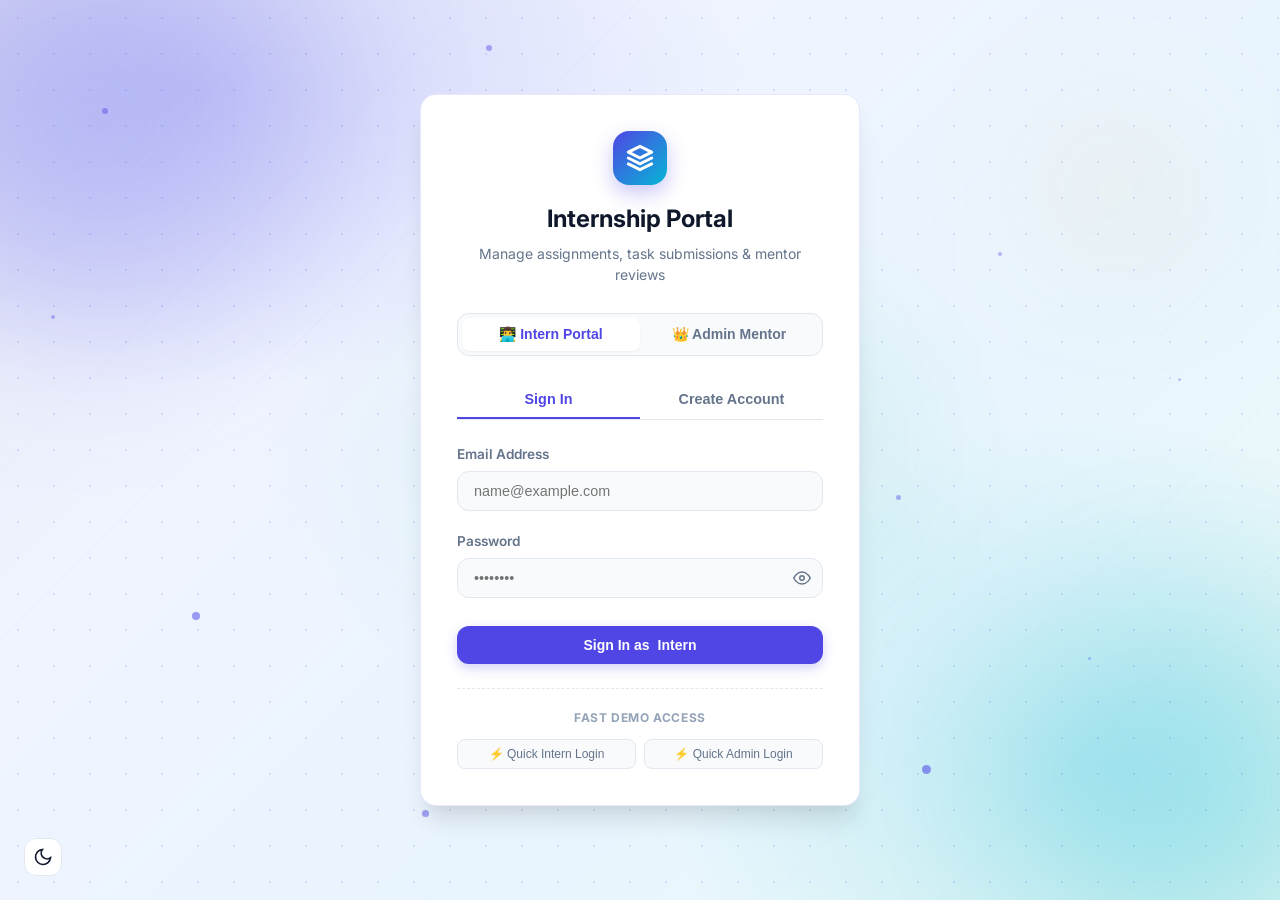
<file: index.html>
<!DOCTYPE html>
<html lang="en" data-theme="light">
<head>
    <meta charset="UTF-8">
    <meta name="viewport" content="width=device-width, initial-scale=1.0">
    <title>Login | Internship Portal</title>
    <!-- Fonts -->
    <link rel="preconnect" href="https://fonts.googleapis.com">
    <link rel="preconnect" href="https://fonts.gstatic.com" crossorigin>
    <link href="https://fonts.googleapis.com/css2?family=Inter:wght@400;500;600;700;800&display=swap" rel="stylesheet">
    <!-- Styles -->
    <link rel="stylesheet" href="css/style.css">
</head>
<body>

    <div class="auth-container">

        <!-- Animated Background Blobs -->
        <div class="auth-blob auth-blob-1"></div>
        <div class="auth-blob auth-blob-2"></div>
        <div class="auth-blob auth-blob-3"></div>
        <div class="auth-blob auth-blob-4"></div>


        <!-- Floating Particles (generated via inline style for variety) -->
        <div class="auth-particles" id="auth-particles"></div>

        <div class="auth-card">
            <!-- Header -->
            <div class="auth-header">
                <div class="auth-logo">
                    <svg width="28" height="28" viewBox="0 0 24 24" fill="none" stroke="currentColor" stroke-width="2.5" stroke-linecap="round" stroke-linejoin="round">
                        <polygon points="12 2 2 7 12 12 22 7 12 2"></polygon>
                        <polyline points="2 17 12 22 22 17"></polyline>
                        <polyline points="2 12 12 17 22 12"></polyline>
                    </svg>
                </div>
                <h1 class="auth-title">Internship Portal</h1>
                <p class="auth-subtitle">Manage assignments, task submissions & mentor reviews</p>
            </div>

            <!-- Role Selector Switch -->
            <div class="role-switch-container" id="role-switch">
                <button type="button" class="role-switch-btn active" data-role="intern">
                    👨‍💻 Intern Portal
                </button>
                <button type="button" class="role-switch-btn" data-role="admin">
                    👑 Admin Mentor
                </button>
            </div>

            <!-- Auth Tabs (Login / Register) -->
            <div class="auth-tabs">
                <button type="button" class="tab-btn active" id="tab-login-btn">Sign In</button>
                <button type="button" class="tab-btn" id="tab-register-btn">Create Account</button>
            </div>

            <!-- Login Form -->
            <form id="login-form">
                <div class="form-group">
                    <label class="form-label" for="login-email">Email Address</label>
                    <input type="email" id="login-email" class="form-control" placeholder="name@example.com" required>
                </div>

                <div class="form-group">
                    <label class="form-label" for="login-password">Password</label>
                    <div class="password-wrapper">
                        <input type="password" id="login-password" class="form-control" placeholder="••••••••" required>
                        <button type="button" class="password-toggle" data-target="login-password" aria-label="Toggle password visibility">
                            <svg class="eye-icon" width="18" height="18" viewBox="0 0 24 24" fill="none" stroke="currentColor" stroke-width="2"><path d="M1 12s4-8 11-8 11 8 11 8-4 8-11 8-11-8-11-8z"></path><circle cx="12" cy="12" r="3"></circle></svg>
                        </button>
                    </div>
                </div>

                <button type="submit" class="btn btn-primary" style="width: 100%; margin-top: 0.5rem;">
                    Sign In as <span id="login-role-label">Intern</span>
                </button>
            </form>

            <!-- Registration Form (Hidden by default) -->
            <form id="register-form" style="display: none;">
                <div class="form-group">
                    <label class="form-label" for="reg-name">Full Name</label>
                    <input type="text" id="reg-name" class="form-control" placeholder="e.g. Alex Morgan" required>
                </div>

                <div class="form-group">
                    <label class="form-label" for="reg-email">Email Address</label>
                    <input type="email" id="reg-email" class="form-control" placeholder="name@example.com" required>
                </div>

                <div class="form-group">
                    <label class="form-label" for="reg-dept" id="reg-dept-label">Department / Track</label>
                    <input type="text" id="reg-dept" class="form-control" placeholder="e.g. Software Engineering" required>
                </div>

                <div class="form-group">
                    <label class="form-label" for="reg-password">Password</label>
                    <div class="password-wrapper">
                        <input type="password" id="reg-password" class="form-control" placeholder="••••••••" required minlength="6">
                        <button type="button" class="password-toggle" data-target="reg-password" aria-label="Toggle password visibility">
                            <svg class="eye-icon" width="18" height="18" viewBox="0 0 24 24" fill="none" stroke="currentColor" stroke-width="2"><path d="M1 12s4-8 11-8 11 8 11 8-4 8-11 8-11-8-11-8z"></path><circle cx="12" cy="12" r="3"></circle></svg>
                        </button>
                    </div>
                </div>

                <button type="submit" class="btn btn-primary" style="width: 100%; margin-top: 0.5rem;">
                    Register as <span id="reg-role-label">Intern</span>
                </button>
            </form>

            <!-- Quick Demo Credentials Box -->
            <div class="demo-logins">
                <div class="demo-title">Fast Demo Access</div>
                <div class="demo-buttons">
                    <button type="button" class="demo-btn" id="demo-intern-btn">
                        ⚡ Quick Intern Login
                    </button>
                    <button type="button" class="demo-btn" id="demo-admin-btn">
                        ⚡ Quick Admin Login
                    </button>
                </div>
            </div>
        </div>
    </div>

    <!-- Theme Toggle Floating Button -->
    <button class="btn-icon theme-toggle-btn" style="position: fixed; bottom: 1.5rem; left: 1.5rem; z-index: 100;" title="Toggle Theme">
        <svg class="sun-icon" width="20" height="20" viewBox="0 0 24 24" fill="none" stroke="currentColor" stroke-width="2"><circle cx="12" cy="12" r="5"></circle><line x1="12" y1="1" x2="12" y2="3"></line><line x1="12" y1="21" x2="12" y2="23"></line><line x1="4.22" y1="4.22" x2="5.64" y2="5.64"></line><line x1="18.36" y1="18.36" x2="19.78" y2="19.78"></line><line x1="1" y1="12" x2="3" y2="12"></line><line x1="21" y1="12" x2="23" y2="12"></line><line x1="4.22" y1="19.78" x2="5.64" y2="18.36"></line><line x1="18.36" y1="5.64" x2="19.78" y2="4.22"></line></svg>
        <svg class="moon-icon" width="20" height="20" viewBox="0 0 24 24" fill="none" stroke="currentColor" stroke-width="2"><path d="M21 12.79A9 9 0 1 1 11.21 3 7 7 0 0 0 21 12.79z"></path></svg>
    </button>

    <!-- Scripts -->
    <script src="js/data.js"></script>
    <script src="js/theme.js"></script>
    <script src="js/toast.js"></script>
    <script src="js/auth.js"></script>
</body>
</html>
</file>
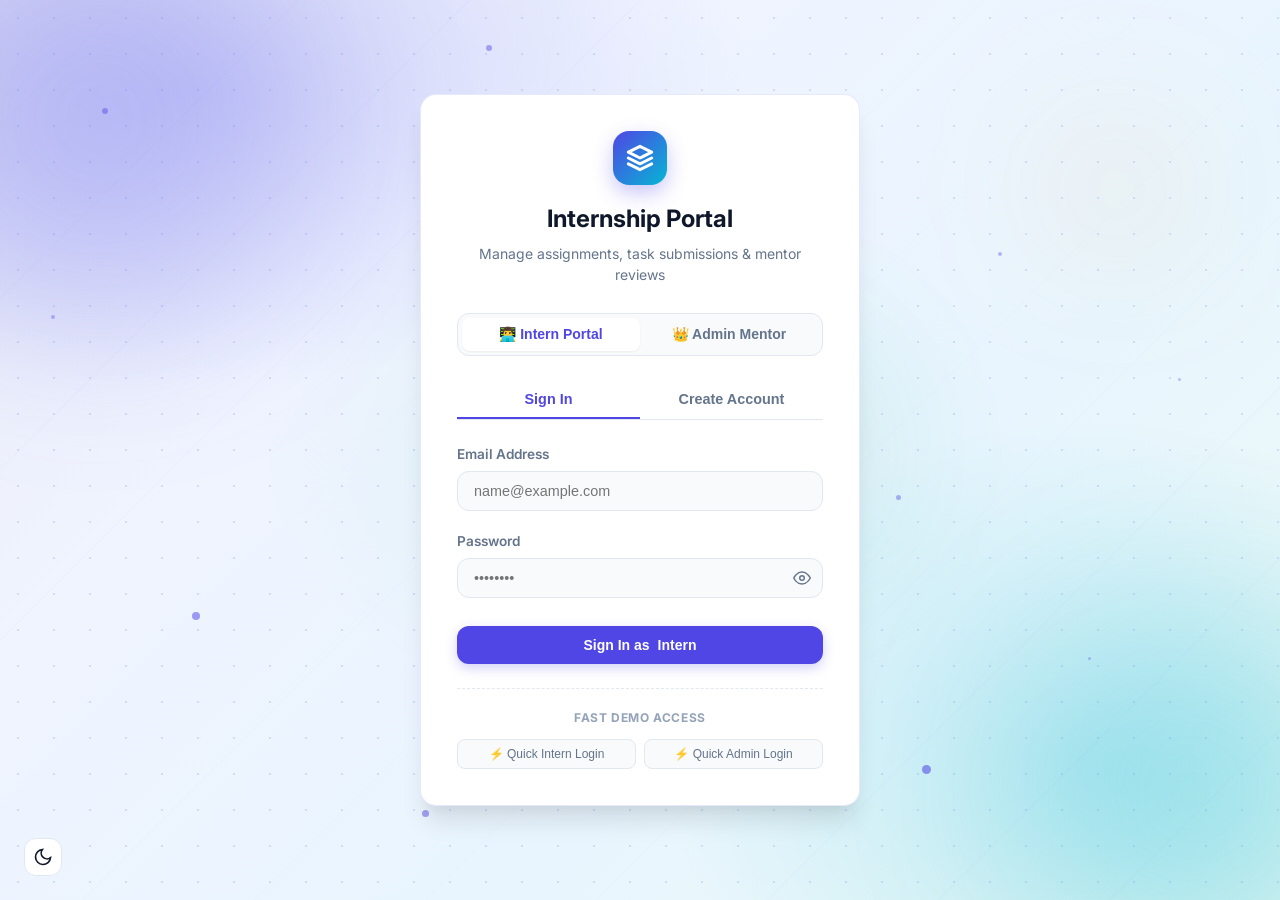
<file: admin-dashboard.html>
<!DOCTYPE html>
<html lang="en" data-theme="light">
<head>
    <meta charset="UTF-8">
    <meta name="viewport" content="width=device-width, initial-scale=1.0">
    <title>Admin Review Portal | Internship Portal</title>
    <!-- Fonts -->
    <link rel="preconnect" href="https://fonts.googleapis.com">
    <link rel="preconnect" href="https://fonts.gstatic.com" crossorigin>
    <link href="https://fonts.googleapis.com/css2?family=Inter:wght@400;500;600;700;800&display=swap" rel="stylesheet">
    <!-- Styles -->
    <link rel="stylesheet" href="css/style.css">
</head>
<body>

    <!-- Navbar -->
    <nav class="navbar">
        <div class="nav-brand">
            <div class="brand-icon" style="background: linear-gradient(135deg, var(--accent-amber), var(--accent-rose));">
                <svg width="22" height="22" viewBox="0 0 24 24" fill="none" stroke="currentColor" stroke-width="2.5">
                    <path d="M12 2L15.09 8.26L22 9.27L17 14.14L18.18 21.02L12 17.77L5.82 21.02L7 14.14L2 9.27L8.91 8.26L12 2Z"></path>
                </svg>
            </div>
            <span>Admin Review Center</span>
        </div>

        <div class="nav-actions">
            <!-- Theme Toggle -->
            <button class="btn-icon theme-toggle-btn" title="Toggle Light/Dark Theme">
                <svg class="sun-icon" width="18" height="18" viewBox="0 0 24 24" fill="none" stroke="currentColor" stroke-width="2"><circle cx="12" cy="12" r="5"></circle><line x1="12" y1="1" x2="12" y2="3"></line><line x1="12" y1="21" x2="12" y2="23"></line><line x1="4.22" y1="4.22" x2="5.64" y2="5.64"></line><line x1="18.36" y1="18.36" x2="19.78" y2="19.78"></line><line x1="1" y1="12" x2="3" y2="12"></line><line x1="21" y1="12" x2="23" y2="12"></line><line x1="4.22" y1="19.78" x2="5.64" y2="18.36"></line><line x1="18.36" y1="5.64" x2="19.78" y2="4.22"></line></svg>
                <svg class="moon-icon" width="18" height="18" viewBox="0 0 24 24" fill="none" stroke="currentColor" stroke-width="2"><path d="M21 12.79A9 9 0 1 1 11.21 3 7 7 0 0 0 21 12.79z"></path></svg>
            </button>

            <!-- User Profile Pill -->
            <div class="user-profile-pill">
                <img id="admin-avatar" src="" alt="Admin Avatar" class="avatar-sm">
                <div class="user-info">
                    <span id="admin-name-display" class="user-name">Elena Rostova</span>
                    <span class="role-badge-tag" style="color: var(--accent-amber);">Technical Mentor</span>
                </div>
            </div>

            <!-- Logout Button -->
            <button id="logout-btn" class="btn btn-secondary" style="padding: 0.4rem 0.85rem;">
                <svg width="16" height="16" viewBox="0 0 24 24" fill="none" stroke="currentColor" stroke-width="2"><path d="M9 21H5a2 2 0 0 1-2-2V5a2 2 0 0 1 2-2h4"></path><polyline points="16 17 21 12 16 7"></polyline><line x1="21" y1="12" x2="9" y2="12"></line></svg>
                Logout
            </button>
        </div>
    </nav>

    <!-- Main Admin Container -->
    <main class="dashboard-container">
        
        <!-- Header -->
        <header class="dashboard-header">
            <div>
                <h1 class="page-title">Admin Review & Management Portal</h1>
                <p class="page-subtitle">Inspect submitted deliverables, provide mentor feedback, and assign new tasks to interns.</p>
            </div>
            <button id="open-task-broadcast-btn" class="btn btn-primary">
                <svg width="18" height="18" viewBox="0 0 24 24" fill="none" stroke="currentColor" stroke-width="2"><line x1="12" y1="5" x2="12" y2="19"></line><line x1="5" y1="12" x2="19" y2="12"></line></svg>
                Broadcast New Task
            </button>
        </header>

        <!-- Admin Metrics Header -->
        <section class="metrics-grid">
            <div class="metric-card">
                <div class="metric-icon blue">
                    <svg width="24" height="24" viewBox="0 0 24 24" fill="none" stroke="currentColor" stroke-width="2"><path d="M17 21v-2a4 4 0 0 0-4-4H5a4 4 0 0 0-4 4v2"></path><circle cx="9" cy="7" r="4"></circle><path d="M23 21v-2a4 4 0 0 0-3-3.87"></path><path d="M16 3.13a4 4 0 0 1 0 7.75"></path></svg>
                </div>
                <div class="metric-data">
                    <span id="metric-interns-count" class="metric-value">0</span>
                    <span class="metric-label">Active Interns</span>
                </div>
            </div>

            <div class="metric-card">
                <div class="metric-icon amber">
                    <svg width="24" height="24" viewBox="0 0 24 24" fill="none" stroke="currentColor" stroke-width="2"><circle cx="12" cy="12" r="10"></circle><polyline points="12 6 12 12 16 14"></polyline></svg>
                </div>
                <div class="metric-data">
                    <span id="metric-pending-reviews" class="metric-value">0</span>
                    <span class="metric-label">Submissions Pending Review</span>
                </div>
            </div>

            <div class="metric-card">
                <div class="metric-icon green">
                    <svg width="24" height="24" viewBox="0 0 24 24" fill="none" stroke="currentColor" stroke-width="2"><path d="M22 11.08V12a10 10 0 1 1-5.93-9.14"></path><polyline points="22 4 12 14.01 9 11.01"></polyline></svg>
                </div>
                <div class="metric-data">
                    <span id="metric-approved-count" class="metric-value">0</span>
                    <span class="metric-label">Approved Submissions</span>
                </div>
            </div>

            <div class="metric-card">
                <div class="metric-icon purple">
                    <svg width="24" height="24" viewBox="0 0 24 24" fill="none" stroke="currentColor" stroke-width="2"><path d="M14 2H6a2 2 0 0 0-2 2v16a2 2 0 0 0 2 2h12a2 2 0 0 0 2-2V8z"></path><polyline points="14 2 14 8 20 8"></polyline><line x1="16" y1="13" x2="8" y2="13"></line><line x1="16" y1="17" x2="8" y2="17"></line></svg>
                </div>
                <div class="metric-data">
                    <span id="metric-broadcast-tasks" class="metric-value">0</span>
                    <span class="metric-label">Active Task Assignments</span>
                </div>
            </div>
        </section>

        <!-- Review Center Table Section -->
        <section style="margin-bottom: 2.5rem;">
            <div class="section-header">
                <h2 class="section-title">Submission Review Center</h2>
                <div class="search-filter-bar">
                    <!-- Search Input -->
                    <div class="search-box">
                        <svg class="search-icon" width="16" height="16" viewBox="0 0 24 24" fill="none" stroke="currentColor" stroke-width="2"><circle cx="11" cy="11" r="8"></circle><line x1="21" y1="21" x2="16.65" y2="16.65"></line></svg>
                        <input type="text" id="admin-search-input" class="form-control" placeholder="Search intern name or task...">
                    </div>
                    <!-- Filter Pills -->
                    <div class="filter-pills" id="admin-filter-pills">
                        <button class="filter-pill active" data-filter="All">All</button>
                        <button class="filter-pill" data-filter="Pending">Pending Review</button>
                        <button class="filter-pill" data-filter="Approved">Approved</button>
                        <button class="filter-pill" data-filter="Needs Revision">Needs Revision</button>
                    </div>
                </div>
            </div>

            <!-- Review Center Table -->
            <div class="table-container">
                <table class="custom-table">
                    <thead>
                        <tr>
                            <th>Intern Name</th>
                            <th>Task Title</th>
                            <th>Category</th>
                            <th>Submission Date</th>
                            <th>Deliverable URL</th>
                            <th>Status</th>
                            <th style="text-align: right;">Action</th>
                        </tr>
                    </thead>
                    <tbody id="admin-table-body">
                        <!-- Populated dynamically via JS -->
                    </tbody>
                </table>
            </div>
        </section>

        <!-- Intern Roster Overview -->
        <section>
            <div class="section-header">
                <h2 class="section-title">Enrolled Intern Roster</h2>
                <span class="page-subtitle">Overview of interns and their department tracks</span>
            </div>
            <div id="intern-roster-grid" class="cards-grid">
                <!-- Intern Roster Cards populated via JS -->
            </div>
        </section>
    </main>

    <!-- Task Assignment Broadcast Modal -->
    <div class="modal-overlay" id="task-modal">
        <div class="modal-container">
            <div class="modal-header">
                <h3 class="modal-title">Broadcast New Assignment Task</h3>
                <button class="btn-icon modal-close-btn" data-modal="task-modal">&times;</button>
            </div>
            <form id="broadcast-task-form">
                <div class="modal-body">
                    <div class="form-group">
                        <label class="form-label" for="task-title">Task Title</label>
                        <input type="text" id="task-title" class="form-control" placeholder="e.g. Build GraphQL API Schema" required>
                    </div>

                    <div class="form-group">
                        <label class="form-label" for="task-category">Category</label>
                        <select id="task-category" class="form-control" required>
                            <option value="Frontend">Frontend Development</option>
                            <option value="Backend">Backend Development</option>
                            <option value="UI/UX Design">UI/UX Design</option>
                            <option value="Data Analytics">Data Analytics</option>
                            <option value="DevOps">DevOps & Cloud</option>
                            <option value="Documentation">Documentation</option>
                        </select>
                    </div>

                    <div class="form-group">
                        <label class="form-label" for="task-assignee">Assign To</label>
                        <select id="task-assignee" class="form-control" required>
                            <option value="all">Broadcast to ALL Interns</option>
                            <!-- Dynamically populated intern options -->
                        </select>
                    </div>

                    <div class="form-group">
                        <label class="form-label" for="task-priority">Priority Level</label>
                        <select id="task-priority" class="form-control" required>
                            <option value="High">High Priority</option>
                            <option value="Medium" selected>Medium Priority</option>
                            <option value="Low">Low Priority</option>
                        </select>
                    </div>

                    <div class="form-group">
                        <label class="form-label" for="task-due">Due Date</label>
                        <input type="date" id="task-due" class="form-control" required>
                    </div>

                    <div class="form-group">
                        <label class="form-label" for="task-desc">Task Description & Requirements</label>
                        <textarea id="task-desc" class="form-control" rows="4" placeholder="Detail the acceptance criteria, expected deliverables, and guidelines..." required></textarea>
                    </div>
                </div>
                <div class="modal-footer">
                    <button type="button" class="btn btn-secondary modal-close-btn" data-modal="task-modal">Cancel</button>
                    <button type="submit" class="btn btn-primary">Broadcast Task</button>
                </div>
            </form>
        </div>
    </div>

    <!-- Review & Mentor Feedback Modal -->
    <div class="modal-overlay" id="review-modal">
        <div class="modal-container">
            <div class="modal-header">
                <h3 class="modal-title">Review Submission & Mentor Feedback</h3>
                <button class="btn-icon modal-close-btn" data-modal="review-modal">&times;</button>
            </div>
            <form id="review-submission-form">
                <div class="modal-body">
                    <input type="hidden" id="review-sub-id">
                    
                    <div style="background-color: var(--bg-main); padding: 1rem; border-radius: var(--radius-md); border: 1px solid var(--border-color); margin-bottom: 1.25rem;">
                        <div style="display: flex; justify-content: space-between; align-items: flex-start; margin-bottom: 0.35rem;">
                            <h4 id="review-modal-title" style="font-size: 1rem; font-weight: 700;">Task Title</h4>
                            <span id="review-modal-intern" style="font-size: 0.8rem; font-weight: 600; color: var(--primary-600);">Intern Name</span>
                        </div>
                        <p id="review-modal-desc" style="font-size: 0.85rem; color: var(--text-muted); margin-bottom: 0.5rem;"></p>
                        <a id="review-modal-link" href="#" target="_blank" rel="noopener noreferrer" style="font-size: 0.85rem; font-weight: 600;">
                            🔗 Open Repository / Deliverable URL
                        </a>
                    </div>

                    <div class="form-group">
                        <label class="form-label" for="review-status">Update Submission Status</label>
                        <select id="review-status" class="form-control" required>
                            <option value="Approved">Approved</option>
                            <option value="Needs Revision">Needs Revision</option>
                            <option value="Pending">Pending Review</option>
                            <option value="Rejected">Rejected</option>
                        </select>
                    </div>

                    <div class="form-group">
                        <label class="form-label" for="review-feedback">Mentor Feedback Note</label>
                        <textarea id="review-feedback" class="form-control" rows="4" placeholder="Write feedback notes, praise, or required code fixes for the intern..." required></textarea>
                    </div>
                </div>
                <div class="modal-footer">
                    <button type="button" class="btn btn-secondary modal-close-btn" data-modal="review-modal">Cancel</button>
                    <button type="submit" class="btn btn-primary">Save Review & Feedback</button>
                </div>
            </form>
        </div>
    </div>

    <!-- Scripts -->
    <script src="js/data.js"></script>
    <script src="js/theme.js"></script>
    <script src="js/toast.js"></script>
    <script src="js/admin.js"></script>
</body>
</html>
</file>
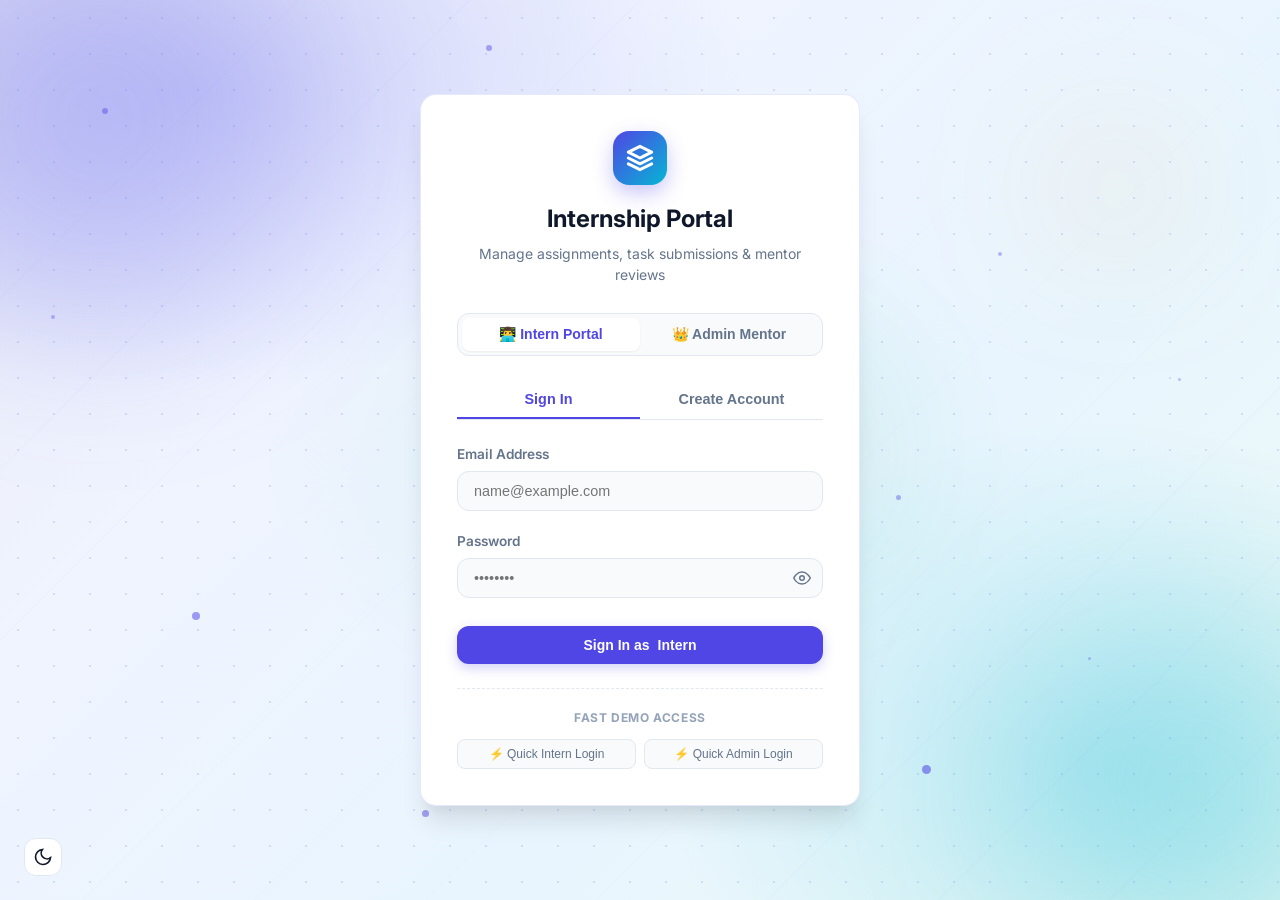
<file: intern-dashboard.html>
<!DOCTYPE html>
<html lang="en" data-theme="light">
<head>
    <meta charset="UTF-8">
    <meta name="viewport" content="width=device-width, initial-scale=1.0">
    <title>Intern Dashboard | Internship Portal</title>
    <!-- Fonts -->
    <link rel="preconnect" href="https://fonts.googleapis.com">
    <link rel="preconnect" href="https://fonts.gstatic.com" crossorigin>
    <link href="https://fonts.googleapis.com/css2?family=Inter:wght@400;500;600;700;800&display=swap" rel="stylesheet">
    <!-- Styles -->
    <link rel="stylesheet" href="css/style.css">
</head>
<body>

    <!-- Navbar -->
    <nav class="navbar">
        <div class="nav-brand">
            <div class="brand-icon">
                <svg width="22" height="22" viewBox="0 0 24 24" fill="none" stroke="currentColor" stroke-width="2.5">
                    <polygon points="12 2 2 7 12 12 22 7 12 2"></polygon>
                    <polyline points="2 17 12 22 22 17"></polyline>
                    <polyline points="2 12 12 17 22 12"></polyline>
                </svg>
            </div>
            <span>Internship Portal</span>
        </div>

        <div class="nav-actions">
            <!-- Theme Toggle -->
            <button class="btn-icon theme-toggle-btn" title="Toggle Light/Dark Theme">
                <svg class="sun-icon" width="18" height="18" viewBox="0 0 24 24" fill="none" stroke="currentColor" stroke-width="2"><circle cx="12" cy="12" r="5"></circle><line x1="12" y1="1" x2="12" y2="3"></line><line x1="12" y1="21" x2="12" y2="23"></line><line x1="4.22" y1="4.22" x2="5.64" y2="5.64"></line><line x1="18.36" y1="18.36" x2="19.78" y2="19.78"></line><line x1="1" y1="12" x2="3" y2="12"></line><line x1="21" y1="12" x2="23" y2="12"></line><line x1="4.22" y1="19.78" x2="5.64" y2="18.36"></line><line x1="18.36" y1="5.64" x2="19.78" y2="4.22"></line></svg>
                <svg class="moon-icon" width="18" height="18" viewBox="0 0 24 24" fill="none" stroke="currentColor" stroke-width="2"><path d="M21 12.79A9 9 0 1 1 11.21 3 7 7 0 0 0 21 12.79z"></path></svg>
            </button>

            <!-- User Profile Pill -->
            <div class="user-profile-pill">
                <img id="user-avatar" src="" alt="User Avatar" class="avatar-sm">
                <div class="user-info">
                    <span id="user-name-display" class="user-name">Loading...</span>
                    <span class="role-badge-tag">Intern</span>
                </div>
            </div>

            <!-- Logout Button -->
            <button id="logout-btn" class="btn btn-secondary" style="padding: 0.4rem 0.85rem;">
                <svg width="16" height="16" viewBox="0 0 24 24" fill="none" stroke="currentColor" stroke-width="2"><path d="M9 21H5a2 2 0 0 1-2-2V5a2 2 0 0 1 2-2h4"></path><polyline points="16 17 21 12 16 7"></polyline><line x1="21" y1="12" x2="9" y2="12"></line></svg>
                Logout
            </button>
        </div>
    </nav>

    <!-- Main Content Container -->
    <main class="dashboard-container">
        
        <!-- Header & Welcome Banner -->
        <header class="dashboard-header">
            <div>
                <h1 class="page-title">Intern Submission Portal</h1>
                <p class="page-subtitle">Track assigned tasks, submit repository deliverables, and review mentor feedback.</p>
            </div>
            <button id="open-submit-modal-btn" class="btn btn-primary">
                <svg width="18" height="18" viewBox="0 0 24 24" fill="none" stroke="currentColor" stroke-width="2"><line x1="12" y1="5" x2="12" y2="19"></line><line x1="5" y1="12" x2="19" y2="12"></line></svg>
                Submit New Task
            </button>
        </header>

        <!-- Dynamic Counter Cards -->
        <section class="metrics-grid">
            <div class="metric-card">
                <div class="metric-icon blue">
                    <svg width="24" height="24" viewBox="0 0 24 24" fill="none" stroke="currentColor" stroke-width="2"><path d="M14 2H6a2 2 0 0 0-2 2v16a2 2 0 0 0 2 2h12a2 2 0 0 0 2-2V8z"></path><polyline points="14 2 14 8 20 8"></polyline><line x1="16" y1="13" x2="8" y2="13"></line><line x1="16" y1="17" x2="8" y2="17"></line></svg>
                </div>
                <div class="metric-data">
                    <span id="metric-assigned" class="metric-value">0</span>
                    <span class="metric-label">Tasks Assigned</span>
                </div>
            </div>

            <div class="metric-card">
                <div class="metric-icon purple">
                    <svg width="24" height="24" viewBox="0 0 24 24" fill="none" stroke="currentColor" stroke-width="2"><path d="M22 11.08V12a10 10 0 1 1-5.93-9.14"></path><polyline points="22 4 12 14.01 9 11.01"></polyline></svg>
                </div>
                <div class="metric-data">
                    <span id="metric-submitted" class="metric-value">0</span>
                    <span class="metric-label">Tasks Submitted</span>
                </div>
            </div>

            <div class="metric-card">
                <div class="metric-icon green">
                    <svg width="24" height="24" viewBox="0 0 24 24" fill="none" stroke="currentColor" stroke-width="2"><path d="M22 11.08V12a10 10 0 1 1-5.93-9.14"></path><polyline points="22 4 12 14.01 9 11.01"></polyline></svg>
                </div>
                <div class="metric-data">
                    <span id="metric-approved" class="metric-value">0</span>
                    <span class="metric-label">Approved</span>
                </div>
            </div>

            <div class="metric-card">
                <div class="metric-icon amber">
                    <svg width="24" height="24" viewBox="0 0 24 24" fill="none" stroke="currentColor" stroke-width="2"><circle cx="12" cy="12" r="10"></circle><polyline points="12 6 12 12 16 14"></polyline></svg>
                </div>
                <div class="metric-data">
                    <span id="metric-pending" class="metric-value">0</span>
                    <span class="metric-label">Pending / Review</span>
                </div>
            </div>
        </section>

        <!-- Completion Rate Progress Bar -->
        <section class="progress-card">
            <div class="progress-header">
                <span class="progress-title">Overall Internship Completion Rate</span>
                <span id="progress-percentage-text" class="progress-percentage">0%</span>
            </div>
            <div class="progress-bar-bg">
                <div id="progress-bar-fill" class="progress-bar-fill"></div>
            </div>
        </section>

        <!-- Assigned Tasks Broadcast Section -->
        <section style="margin-bottom: 2.5rem;">
            <div class="section-header">
                <h2 class="section-title">Assigned Deliverables</h2>
                <span class="page-subtitle">Tasks assigned by your technical mentor</span>
            </div>
            <div id="assigned-tasks-grid" class="cards-grid">
                <!-- Assigned Task Cards rendered dynamically via JS -->
            </div>
        </section>

        <!-- Submission History Section -->
        <section>
            <div class="section-header">
                <h2 class="section-title">Submission History</h2>
                <div class="search-filter-bar">
                    <!-- Live Search -->
                    <div class="search-box">
                        <svg class="search-icon" width="16" height="16" viewBox="0 0 24 24" fill="none" stroke="currentColor" stroke-width="2"><circle cx="11" cy="11" r="8"></circle><line x1="21" y1="21" x2="16.65" y2="16.65"></line></svg>
                        <input type="text" id="history-search-input" class="form-control" placeholder="Search title or category...">
                    </div>
                    <!-- Filter Pills -->
                    <div class="filter-pills" id="status-filter-pills">
                        <button class="filter-pill active" data-filter="All">All</button>
                        <button class="filter-pill" data-filter="Approved">Approved</button>
                        <button class="filter-pill" data-filter="Pending">Pending</button>
                        <button class="filter-pill" data-filter="Needs Revision">Needs Revision</button>
                    </div>
                </div>
            </div>

            <!-- Submissions Table -->
            <div class="table-container">
                <table class="custom-table">
                    <thead>
                        <tr>
                            <th>Task Title</th>
                            <th>Category</th>
                            <th>Submitted Date</th>
                            <th>Repository / Drive</th>
                            <th>Status</th>
                            <th style="text-align: right;">Action</th>
                        </tr>
                    </thead>
                    <tbody id="submissions-table-body">
                        <!-- Rows rendered dynamically via JS -->
                    </tbody>
                </table>
            </div>
        </section>
    </main>

    <!-- Task Submission Modal -->
    <div class="modal-overlay" id="submission-modal">
        <div class="modal-container">
            <div class="modal-header">
                <h3 class="modal-title">Submit Task Deliverable</h3>
                <button class="btn-icon modal-close-btn" data-modal="submission-modal">&times;</button>
            </div>
            <form id="submission-form">
                <div class="modal-body">
                    <div class="form-group">
                        <label class="form-label" for="sub-task-title">Task Title</label>
                        <input type="text" id="sub-task-title" class="form-control" placeholder="e.g. REST API Authentication Module" required>
                    </div>

                    <div class="form-group">
                        <label class="form-label" for="sub-category">Category</label>
                        <select id="sub-category" class="form-control" required>
                            <option value="Frontend">Frontend Development</option>
                            <option value="Backend">Backend Development</option>
                            <option value="UI/UX Design">UI/UX Design</option>
                            <option value="Data Analytics">Data Analytics</option>
                            <option value="DevOps">DevOps & Cloud</option>
                            <option value="Documentation">Documentation</option>
                        </select>
                    </div>

                    <div class="form-group">
                        <label class="form-label" for="sub-repo-url">Repository / Drive URL</label>
                        <input type="url" id="sub-repo-url" class="form-control" placeholder="https://github.com/username/project" required>
                    </div>

                    <div class="form-group">
                        <label class="form-label" for="sub-date">Submission Date</label>
                        <input type="date" id="sub-date" class="form-control" required>
                    </div>

                    <div class="form-group">
                        <label class="form-label" for="sub-description">Submission Description & Key Notes</label>
                        <textarea id="sub-description" class="form-control" rows="4" placeholder="Summarize your implementation, key features, or instructions for the reviewer..." required></textarea>
                    </div>
                </div>
                <div class="modal-footer">
                    <button type="button" class="btn btn-secondary modal-close-btn" data-modal="submission-modal">Cancel</button>
                    <button type="submit" class="btn btn-primary">Submit Work</button>
                </div>
            </form>
        </div>
    </div>

    <!-- View Feedback / Submission Details Modal -->
    <div class="modal-overlay" id="details-modal">
        <div class="modal-container">
            <div class="modal-header">
                <h3 class="modal-title">Submission Details & Feedback</h3>
                <button class="btn-icon modal-close-btn" data-modal="details-modal">&times;</button>
            </div>
            <div class="modal-body" id="details-modal-content">
                <!-- Dynamically populated -->
            </div>
            <div class="modal-footer">
                <button type="button" class="btn btn-secondary modal-close-btn" data-modal="details-modal">Close</button>
            </div>
        </div>
    </div>

    <!-- Scripts -->
    <script src="js/data.js"></script>
    <script src="js/theme.js"></script>
    <script src="js/toast.js"></script>
    <script src="js/intern.js"></script>
</body>
</html>
</file>
<file: css/style.css>
/* ==========================================================================
   Internship Management System - Comprehensive Design System & Stylesheet
   ========================================================================== */

/* --------------------------------------------------------------------------
   1. CSS Custom Properties / Color Tokens (Light & Dark Theme)
   -------------------------------------------------------------------------- */
:root {
    /* Brand Colors */
    --primary-50: #eef2ff;
    --primary-100: #e0e7ff;
    --primary-500: #6366f1;
    --primary-600: #4f46e5;
    --primary-700: #4338ca;
    
    --accent-cyan: #06b6d4;
    --accent-emerald: #10b981;
    --accent-amber: #f59e0b;
    --accent-rose: #f43f5e;

    /* Light Theme Defaults */
    --bg-main: #f8fafc;
    --bg-card: #ffffff;
    --bg-card-hover: #f1f5f9;
    --bg-input: #f8fafc;
    --bg-nav: rgba(255, 255, 255, 0.85);

    --text-main: #0f172a;
    --text-muted: #64748b;
    --text-light: #94a3b8;

    --border-color: #e2e8f0;
    --border-hover: #cbd5e1;

    --shadow-sm: 0 1px 2px 0 rgba(0, 0, 0, 0.05);
    --shadow-md: 0 4px 6px -1px rgba(0, 0, 0, 0.08), 0 2px 4px -1px rgba(0, 0, 0, 0.04);
    --shadow-lg: 0 10px 15px -3px rgba(0, 0, 0, 0.08), 0 4px 6px -2px rgba(0, 0, 0, 0.03);
    --shadow-xl: 0 20px 25px -5px rgba(0, 0, 0, 0.1), 0 10px 10px -5px rgba(0, 0, 0, 0.04);

    --status-approved-bg: #d1fae5;
    --status-approved-text: #065f46;
    --status-pending-bg: #fef3c7;
    --status-pending-text: #92400e;
    --status-revision-bg: #e0e7ff;
    --status-revision-text: #3730a3;
    --status-rejected-bg: #ffe4e6;
    --status-rejected-text: #9f1239;

    --radius-sm: 8px;
    --radius-md: 12px;
    --radius-lg: 16px;
    --radius-full: 9999px;

    --transition-fast: 0.15s ease;
    --transition-normal: 0.25s ease;
}

[data-theme="dark"] {
    --bg-main: #0b0f19;
    --bg-card: #151c2c;
    --bg-card-hover: #1e293b;
    --bg-input: #0f172a;
    --bg-nav: rgba(21, 28, 44, 0.85);

    --text-main: #f8fafc;
    --text-muted: #94a3b8;
    --text-light: #64748b;

    --border-color: #1e293b;
    --border-hover: #334155;

    --shadow-sm: 0 1px 2px 0 rgba(0, 0, 0, 0.3);
    --shadow-md: 0 4px 6px -1px rgba(0, 0, 0, 0.4);
    --shadow-lg: 0 10px 15px -3px rgba(0, 0, 0, 0.5);
    --shadow-xl: 0 20px 25px -5px rgba(0, 0, 0, 0.6);

    --status-approved-bg: rgba(16, 185, 129, 0.15);
    --status-approved-text: #34d399;
    --status-pending-bg: rgba(245, 158, 11, 0.15);
    --status-pending-text: #fbbf24;
    --status-revision-bg: rgba(99, 102, 241, 0.15);
    --status-revision-text: #818cf8;
    --status-rejected-bg: rgba(244, 63, 94, 0.15);
    --status-rejected-text: #fb7185;
}

/* --------------------------------------------------------------------------
   2. Reset & Typography
   -------------------------------------------------------------------------- */
* {
    margin: 0;
    padding: 0;
    box-sizing: border-box;
}

body {
    font-family: 'Inter', -apple-system, BlinkMacSystemFont, 'Segoe UI', Roboto, Oxygen, Ubuntu, Cantarell, sans-serif;
    background-color: var(--bg-main);
    color: var(--text-main);
    line-height: 1.5;
    min-height: 100vh;
    transition: background-color var(--transition-normal), color var(--transition-normal);
}

a {
    color: var(--primary-600);
    text-decoration: none;
    transition: color var(--transition-fast);
}

a:hover {
    color: var(--primary-700);
}

/* Custom Scrollbars */
::-webkit-scrollbar {
    width: 8px;
    height: 8px;
}
::-webkit-scrollbar-track {
    background: var(--bg-main);
}
::-webkit-scrollbar-thumb {
    background: var(--border-hover);
    border-radius: var(--radius-full);
}
::-webkit-scrollbar-thumb:hover {
    background: var(--text-muted);
}

/* --------------------------------------------------------------------------
   3. Navbar Layout
   -------------------------------------------------------------------------- */
.navbar {
    position: sticky;
    top: 0;
    z-index: 100;
    background-color: var(--bg-nav);
    backdrop-filter: blur(12px);
    -webkit-backdrop-filter: blur(12px);
    border-bottom: 1px solid var(--border-color);
    padding: 0.85rem 1.5rem;
    display: flex;
    align-items: center;
    justify-content: space-between;
}

.nav-brand {
    display: flex;
    align-items: center;
    gap: 0.75rem;
    font-weight: 700;
    font-size: 1.25rem;
    color: var(--text-main);
}

.brand-icon {
    width: 38px;
    height: 38px;
    background: linear-gradient(135deg, var(--primary-600), var(--accent-cyan));
    border-radius: var(--radius-md);
    display: flex;
    align-items: center;
    justify-content: center;
    color: white;
    box-shadow: var(--shadow-sm);
}

.nav-actions {
    display: flex;
    align-items: center;
    gap: 1rem;
}

.user-profile-pill {
    display: flex;
    align-items: center;
    gap: 0.75rem;
    background-color: var(--bg-card);
    border: 1px solid var(--border-color);
    padding: 0.4rem 0.85rem;
    border-radius: var(--radius-full);
}

.avatar-sm {
    width: 32px;
    height: 32px;
    border-radius: var(--radius-full);
    background-color: var(--primary-100);
}

.user-info {
    display: flex;
    flex-direction: column;
}

.user-name {
    font-size: 0.875rem;
    font-weight: 600;
    line-height: 1.2;
}

.role-badge-tag {
    font-size: 0.7rem;
    font-weight: 600;
    text-transform: uppercase;
    letter-spacing: 0.05em;
    color: var(--primary-600);
}

/* --------------------------------------------------------------------------
   4. Shared UI Components & Buttons
   -------------------------------------------------------------------------- */
.btn {
    display: inline-flex;
    align-items: center;
    justify-content: center;
    gap: 0.5rem;
    padding: 0.6rem 1.25rem;
    font-size: 0.875rem;
    font-weight: 600;
    border-radius: var(--radius-md);
    border: 1px solid transparent;
    cursor: pointer;
    transition: all var(--transition-fast);
    outline: none;
}

.btn-primary {
    background-color: var(--primary-600);
    color: white;
    box-shadow: 0 4px 12px rgba(79, 70, 229, 0.25);
}

.btn-primary:hover {
    background-color: var(--primary-700);
    transform: translateY(-1px);
    box-shadow: 0 6px 16px rgba(79, 70, 229, 0.35);
}

.btn-secondary {
    background-color: var(--bg-card);
    color: var(--text-main);
    border-color: var(--border-color);
}

.btn-secondary:hover {
    background-color: var(--bg-card-hover);
    border-color: var(--border-hover);
}

.btn-danger {
    background-color: var(--accent-rose);
    color: white;
}

.btn-danger:hover {
    opacity: 0.9;
}

.btn-icon {
    width: 38px;
    height: 38px;
    padding: 0;
    border-radius: var(--radius-md);
    background-color: var(--bg-card);
    border: 1px solid var(--border-color);
    color: var(--text-main);
    display: inline-flex;
    align-items: center;
    justify-content: center;
    cursor: pointer;
    transition: all var(--transition-fast);
}

.btn-icon:hover {
    background-color: var(--bg-card-hover);
    border-color: var(--border-hover);
}

/* Form Controls */
.form-group {
    display: flex;
    flex-direction: column;
    gap: 0.4rem;
    margin-bottom: 1.25rem;
}

.form-label {
    font-size: 0.85rem;
    font-weight: 600;
    color: var(--text-muted);
}

.form-control {
    width: 100%;
    padding: 0.7rem 1rem;
    font-size: 0.9rem;
    background-color: var(--bg-input);
    color: var(--text-main);
    border: 1px solid var(--border-color);
    border-radius: var(--radius-md);
    outline: none;
    transition: border-color var(--transition-fast), box-shadow var(--transition-fast);
}

.form-control:focus {
    border-color: var(--primary-600);
    box-shadow: 0 0 0 3px rgba(79, 70, 229, 0.15);
}

.password-wrapper {
    position: relative;
}

.password-toggle {
    position: absolute;
    right: 12px;
    top: 50%;
    transform: translateY(-50%);
    background: none;
    border: none;
    color: var(--text-muted);
    cursor: pointer;
    display: flex;
    align-items: center;
    justify-content: center;
}

.password-toggle:hover {
    color: var(--text-main);
}

/* --------------------------------------------------------------------------
   5. Authentication Page Specifics (index.html)
   -------------------------------------------------------------------------- */

/* Keyframe Animations for background blobs */
@keyframes blob-float-1 {
    0%, 100% { transform: translate(0, 0) scale(1); }
    33%       { transform: translate(40px, -50px) scale(1.08); }
    66%       { transform: translate(-30px, 25px) scale(0.94); }
}
@keyframes blob-float-2 {
    0%, 100% { transform: translate(0, 0) scale(1); }
    33%       { transform: translate(-50px, 30px) scale(1.1); }
    66%       { transform: translate(35px, -40px) scale(0.92); }
}
@keyframes blob-float-3 {
    0%, 100% { transform: translate(0, 0) scale(1); }
    50%       { transform: translate(25px, 45px) scale(1.05); }
}
@keyframes dot-drift {
    0%, 100% { transform: translateY(0px); opacity: 0.5; }
    50%       { transform: translateY(-18px); opacity: 1; }
}


@keyframes card-glow {
    0%, 100% { box-shadow: 0 25px 60px rgba(79, 70, 229, 0.18), 0 0 0 1px rgba(99, 102, 241, 0.12); }
    50%       { box-shadow: 0 25px 70px rgba(79, 70, 229, 0.28), 0 0 0 1px rgba(6, 182, 212, 0.18); }
}

.auth-container {
    min-height: 100vh;
    display: flex;
    align-items: center;
    justify-content: center;
    padding: 2rem 1rem;
    position: relative;
    overflow: hidden;

    /* Rich layered gradient base */
    background:
        radial-gradient(ellipse 80% 60% at 15% 10%, rgba(99, 102, 241, 0.22) 0%, transparent 55%),
        radial-gradient(ellipse 60% 70% at 85% 85%, rgba(6, 182, 212, 0.20) 0%, transparent 55%),
        radial-gradient(ellipse 50% 50% at 50% 50%, rgba(16, 185, 129, 0.07) 0%, transparent 60%),
        linear-gradient(135deg, #e8eaf6 0%, #f0f4ff 30%, #e8f5fe 65%, #edfaf5 100%);
}

[data-theme="dark"] .auth-container {
    background:
        radial-gradient(ellipse 80% 60% at 15% 10%, rgba(99, 102, 241, 0.30) 0%, transparent 55%),
        radial-gradient(ellipse 60% 70% at 85% 85%, rgba(6, 182, 212, 0.22) 0%, transparent 55%),
        radial-gradient(ellipse 50% 50% at 50% 50%, rgba(139, 92, 246, 0.12) 0%, transparent 60%),
        linear-gradient(135deg, #0f0c29 0%, #141033 35%, #1a1040 65%, #0f1535 100%);
}

/* Subtle dot grid overlay */
.auth-container::before {
    content: '';
    position: absolute;
    inset: 0;
    background-image:
        radial-gradient(circle, rgba(99, 102, 241, 0.18) 1px, transparent 1px);
    background-size: 36px 36px;
    z-index: 0;
    pointer-events: none;
}
[data-theme="dark"] .auth-container::before {
    background-image:
        radial-gradient(circle, rgba(99, 102, 241, 0.22) 1px, transparent 1px);
}

/* Diagonal accent line overlay */
.auth-container::after {
    content: '';
    position: absolute;
    inset: 0;
    background: repeating-linear-gradient(
        -45deg,
        transparent,
        transparent 120px,
        rgba(99, 102, 241, 0.025) 120px,
        rgba(99, 102, 241, 0.025) 121px
    );
    z-index: 0;
    pointer-events: none;
}

/* Animated Blob Elements */
.auth-blob {
    position: absolute;
    border-radius: 50%;
    filter: blur(72px);
    z-index: 0;
    pointer-events: none;
}

.auth-blob-1 {
    width: 480px;
    height: 480px;
    top: -120px;
    left: -140px;
    background: radial-gradient(circle, rgba(99, 102, 241, 0.30) 0%, rgba(79, 70, 229, 0.10) 70%);
    animation: blob-float-1 16s ease-in-out infinite;
}

.auth-blob-2 {
    width: 420px;
    height: 420px;
    bottom: -100px;
    right: -120px;
    background: radial-gradient(circle, rgba(6, 182, 212, 0.28) 0%, rgba(6, 182, 212, 0.08) 70%);
    animation: blob-float-2 20s ease-in-out infinite;
}

.auth-blob-3 {
    width: 280px;
    height: 280px;
    top: 50%;
    left: 60%;
    transform: translate(-50%, -50%);
    background: radial-gradient(circle, rgba(16, 185, 129, 0.18) 0%, transparent 70%);
    animation: blob-float-3 14s ease-in-out infinite;
}

.auth-blob-4 {
    width: 200px;
    height: 200px;
    top: 10%;
    right: 5%;
    background: radial-gradient(circle, rgba(245, 158, 11, 0.14) 0%, transparent 70%);
    animation: blob-float-2 18s ease-in-out infinite reverse;
}



/* Floating decorative particles */
.auth-particles {
    position: absolute;
    inset: 0;
    z-index: 0;
    pointer-events: none;
}

.auth-particle {
    position: absolute;
    border-radius: 50%;
    background: var(--primary-600);
    opacity: 0.4;
    animation: dot-drift ease-in-out infinite;
}

/* Card elevated appearance */
.auth-card {
    width: 100%;
    max-width: 440px;
    background-color: var(--bg-card);
    border: 1px solid rgba(99, 102, 241, 0.15);
    border-radius: var(--radius-lg);
    padding: 2.25rem;
    box-shadow: var(--shadow-xl);
    position: relative;
    z-index: 1;
    animation: card-glow 5s ease-in-out infinite;
    backdrop-filter: blur(2px);
}

[data-theme="dark"] .auth-card {
    background-color: rgba(21, 28, 44, 0.92);
    border-color: rgba(99, 102, 241, 0.25);
}

.auth-header {
    text-align: center;
    margin-bottom: 1.75rem;
}

.auth-logo {
    display: inline-flex;
    align-items: center;
    justify-content: center;
    width: 54px;
    height: 54px;
    background: linear-gradient(135deg, var(--primary-600), var(--accent-cyan));
    border-radius: var(--radius-lg);
    color: white;
    margin-bottom: 1rem;
    box-shadow: 0 8px 20px rgba(79, 70, 229, 0.3);
}

.auth-title {
    font-size: 1.5rem;
    font-weight: 700;
    margin-bottom: 0.35rem;
}

.auth-subtitle {
    font-size: 0.875rem;
    color: var(--text-muted);
}

/* Segmented Role Switch Toggle */
.role-switch-container {
    background-color: var(--bg-main);
    border: 1px solid var(--border-color);
    padding: 4px;
    border-radius: var(--radius-md);
    display: flex;
    margin-bottom: 1.5rem;
}

.role-switch-btn {
    flex: 1;
    padding: 0.55rem;
    border: none;
    background: transparent;
    font-size: 0.875rem;
    font-weight: 600;
    color: var(--text-muted);
    border-radius: var(--radius-sm);
    cursor: pointer;
    transition: all var(--transition-fast);
}

.role-switch-btn.active {
    background-color: var(--bg-card);
    color: var(--primary-600);
    box-shadow: var(--shadow-sm);
}

/* Tabs */
.auth-tabs {
    display: flex;
    border-bottom: 1px solid var(--border-color);
    margin-bottom: 1.5rem;
}

.tab-btn {
    flex: 1;
    padding: 0.65rem;
    background: transparent;
    border: none;
    border-bottom: 2px solid transparent;
    font-size: 0.9rem;
    font-weight: 600;
    color: var(--text-muted);
    cursor: pointer;
    transition: all var(--transition-fast);
}

.tab-btn.active {
    color: var(--primary-600);
    border-bottom-color: var(--primary-600);
}

/* Demo Logins Box */
.demo-logins {
    margin-top: 1.5rem;
    padding-top: 1.25rem;
    border-top: 1px dashed var(--border-color);
}

.demo-title {
    font-size: 0.75rem;
    text-transform: uppercase;
    letter-spacing: 0.05em;
    color: var(--text-light);
    margin-bottom: 0.75rem;
    font-weight: 700;
    text-align: center;
}

.demo-buttons {
    display: flex;
    gap: 0.5rem;
}

.demo-btn {
    flex: 1;
    padding: 0.45rem;
    font-size: 0.75rem;
    background-color: var(--bg-main);
    border: 1px solid var(--border-color);
    border-radius: var(--radius-sm);
    color: var(--text-muted);
    cursor: pointer;
    transition: all var(--transition-fast);
    font-weight: 500;
}

.demo-btn:hover {
    border-color: var(--primary-600);
    color: var(--primary-600);
    background-color: var(--primary-50);
}

/* --------------------------------------------------------------------------
   6. Dashboards Main Layout
   -------------------------------------------------------------------------- */
.dashboard-container {
    max-width: 1280px;
    margin: 0 auto;
    padding: 2rem 1.5rem;
}

.dashboard-header {
    margin-bottom: 2rem;
    display: flex;
    justify-content: space-between;
    align-items: flex-end;
    flex-wrap: wrap;
    gap: 1rem;
}

.page-title {
    font-size: 1.75rem;
    font-weight: 800;
    letter-spacing: -0.02em;
}

.page-subtitle {
    font-size: 0.9rem;
    color: var(--text-muted);
    margin-top: 0.25rem;
}

/* Dynamic Counter Cards Layout */
.metrics-grid {
    display: grid;
    grid-template-columns: repeat(auto-fit, minmax(230px, 1fr));
    gap: 1.25rem;
    margin-bottom: 2rem;
}

.metric-card {
    background-color: var(--bg-card);
    border: 1px solid var(--border-color);
    border-radius: var(--radius-md);
    padding: 1.25rem;
    display: flex;
    align-items: center;
    gap: 1rem;
    box-shadow: var(--shadow-sm);
    transition: transform var(--transition-fast), box-shadow var(--transition-fast);
}

.metric-card:hover {
    transform: translateY(-2px);
    box-shadow: var(--shadow-md);
}

.metric-icon {
    width: 48px;
    height: 48px;
    border-radius: var(--radius-md);
    display: flex;
    align-items: center;
    justify-content: center;
    font-size: 1.25rem;
}

.metric-icon.blue { background-color: rgba(99, 102, 241, 0.12); color: var(--primary-600); }
.metric-icon.green { background-color: rgba(16, 185, 129, 0.12); color: var(--accent-emerald); }
.metric-icon.amber { background-color: rgba(245, 158, 11, 0.12); color: var(--accent-amber); }
.metric-icon.purple { background-color: rgba(6, 182, 212, 0.12); color: var(--accent-cyan); }

.metric-data {
    display: flex;
    flex-direction: column;
}

.metric-value {
    font-size: 1.75rem;
    font-weight: 800;
    line-height: 1.1;
}

.metric-label {
    font-size: 0.8rem;
    font-weight: 600;
    color: var(--text-muted);
}

/* Completion Rate Animated Progress Banner */
.progress-card {
    background-color: var(--bg-card);
    border: 1px solid var(--border-color);
    border-radius: var(--radius-md);
    padding: 1.25rem 1.5rem;
    margin-bottom: 2rem;
    box-shadow: var(--shadow-sm);
}

.progress-header {
    display: flex;
    justify-content: space-between;
    align-items: center;
    margin-bottom: 0.75rem;
}

.progress-title {
    font-size: 0.95rem;
    font-weight: 700;
}

.progress-percentage {
    font-size: 1rem;
    font-weight: 800;
    color: var(--primary-600);
}

.progress-bar-bg {
    width: 100%;
    height: 10px;
    background-color: var(--bg-main);
    border-radius: var(--radius-full);
    overflow: hidden;
    position: relative;
}

.progress-bar-fill {
    height: 100%;
    width: 0%;
    background: linear-gradient(90deg, var(--primary-600), var(--accent-cyan));
    border-radius: var(--radius-full);
    transition: width 1s cubic-bezier(0.4, 0, 0.2, 1);
}

/* Section Header & Filters */
.section-header {
    display: flex;
    justify-content: space-between;
    align-items: center;
    flex-wrap: wrap;
    gap: 1rem;
    margin-bottom: 1.25rem;
}

.section-title {
    font-size: 1.2rem;
    font-weight: 700;
}

.search-filter-bar {
    display: flex;
    align-items: center;
    gap: 0.75rem;
    flex-wrap: wrap;
}

.search-box {
    position: relative;
    min-width: 240px;
}

.search-box input {
    padding-left: 2.25rem;
}

.search-icon {
    position: absolute;
    left: 10px;
    top: 50%;
    transform: translateY(-50%);
    color: var(--text-muted);
    pointer-events: none;
}

.filter-pills {
    display: flex;
    gap: 0.35rem;
    background-color: var(--bg-card);
    border: 1px solid var(--border-color);
    padding: 3px;
    border-radius: var(--radius-md);
}

.filter-pill {
    padding: 0.4rem 0.75rem;
    font-size: 0.8rem;
    font-weight: 600;
    border: none;
    background: transparent;
    color: var(--text-muted);
    border-radius: var(--radius-sm);
    cursor: pointer;
    transition: all var(--transition-fast);
}

.filter-pill.active {
    background-color: var(--primary-600);
    color: white;
}

/* --------------------------------------------------------------------------
   7. Tables & Status Badges
   -------------------------------------------------------------------------- */
.table-container {
    background-color: var(--bg-card);
    border: 1px solid var(--border-color);
    border-radius: var(--radius-md);
    box-shadow: var(--shadow-sm);
    overflow: hidden;
    margin-bottom: 2rem;
}

.custom-table {
    width: 100%;
    border-collapse: collapse;
    text-align: left;
}

.custom-table th {
    background-color: var(--bg-main);
    padding: 0.85rem 1.25rem;
    font-size: 0.75rem;
    font-weight: 700;
    text-transform: uppercase;
    letter-spacing: 0.05em;
    color: var(--text-muted);
    border-bottom: 1px solid var(--border-color);
}

.custom-table td {
    padding: 1rem 1.25rem;
    font-size: 0.875rem;
    border-bottom: 1px solid var(--border-color);
    vertical-align: middle;
}

.custom-table tbody tr {
    transition: background-color var(--transition-fast);
}

.custom-table tbody tr:hover {
    background-color: var(--bg-card-hover);
}

.custom-table tbody tr:last-child td {
    border-bottom: none;
}

/* Status Badges */
.badge {
    display: inline-flex;
    align-items: center;
    gap: 0.35rem;
    padding: 0.25rem 0.65rem;
    font-size: 0.75rem;
    font-weight: 700;
    border-radius: var(--radius-full);
    text-transform: capitalize;
}

.badge-approved {
    background-color: var(--status-approved-bg);
    color: var(--status-approved-text);
}

.badge-pending {
    background-color: var(--status-pending-bg);
    color: var(--status-pending-text);
}

.badge-needs-revision {
    background-color: var(--status-revision-bg);
    color: var(--status-revision-text);
}

.badge-rejected {
    background-color: var(--status-rejected-bg);
    color: var(--status-rejected-text);
}

/* --------------------------------------------------------------------------
   8. Cards Grid (Task Assignments & Intern Roster)
   -------------------------------------------------------------------------- */
.cards-grid {
    display: grid;
    grid-template-columns: repeat(auto-fill, minmax(300px, 1fr));
    gap: 1.25rem;
    margin-bottom: 2rem;
}

.task-card {
    background-color: var(--bg-card);
    border: 1px solid var(--border-color);
    border-radius: var(--radius-md);
    padding: 1.25rem;
    display: flex;
    flex-direction: column;
    justify-content: space-between;
    box-shadow: var(--shadow-sm);
    transition: transform var(--transition-fast), border-color var(--transition-fast);
}

.task-card:hover {
    transform: translateY(-2px);
    border-color: var(--primary-600);
}

.task-card-header {
    display: flex;
    justify-content: space-between;
    align-items: flex-start;
    margin-bottom: 0.75rem;
}

.task-category {
    font-size: 0.75rem;
    font-weight: 700;
    color: var(--primary-600);
    background-color: var(--primary-50);
    padding: 0.2rem 0.5rem;
    border-radius: var(--radius-sm);
}

[data-theme="dark"] .task-category {
    background-color: rgba(99, 102, 241, 0.2);
}

.priority-tag {
    font-size: 0.7rem;
    font-weight: 700;
    padding: 0.15rem 0.45rem;
    border-radius: var(--radius-sm);
}
.priority-High { color: var(--accent-rose); background-color: rgba(244, 63, 94, 0.12); }
.priority-Medium { color: var(--accent-amber); background-color: rgba(245, 158, 11, 0.12); }
.priority-Low { color: var(--accent-emerald); background-color: rgba(16, 185, 129, 0.12); }

.task-card-title {
    font-size: 1rem;
    font-weight: 700;
    margin-bottom: 0.5rem;
}

.task-card-desc {
    font-size: 0.85rem;
    color: var(--text-muted);
    margin-bottom: 1rem;
    display: -webkit-box;
    -webkit-line-clamp: 3;
    -webkit-box-orient: vertical;
    overflow: hidden;
}

.task-card-footer {
    display: flex;
    justify-content: space-between;
    align-items: center;
    padding-top: 0.75rem;
    border-top: 1px solid var(--border-color);
}

.task-due {
    font-size: 0.75rem;
    color: var(--text-light);
}

/* --------------------------------------------------------------------------
   9. Modal System
   -------------------------------------------------------------------------- */
.modal-overlay {
    position: fixed;
    top: 0;
    left: 0;
    right: 0;
    bottom: 0;
    background-color: rgba(15, 23, 42, 0.6);
    backdrop-filter: blur(4px);
    z-index: 1000;
    display: flex;
    align-items: center;
    justify-content: center;
    padding: 1.5rem 1rem;
    opacity: 0;
    pointer-events: none;
    transition: opacity var(--transition-normal);
    overflow-y: auto;
}

.modal-overlay.active {
    opacity: 1;
    pointer-events: auto;
}

.modal-container {
    width: 100%;
    max-width: 540px;
    background-color: var(--bg-card);
    border: 1px solid var(--border-color);
    border-radius: var(--radius-lg);
    box-shadow: var(--shadow-xl);
    transform: scale(0.95);
    transition: transform var(--transition-normal);
    max-height: calc(100vh - 3rem);
    display: flex;
    flex-direction: column;
    overflow: hidden;
    margin: auto;
}

.modal-overlay.active .modal-container {
    transform: scale(1);
}

.modal-container form {
    display: flex;
    flex-direction: column;
    flex: 1;
    min-height: 0;
    overflow: hidden;
}

.modal-header {
    padding: 1.25rem 1.5rem;
    border-bottom: 1px solid var(--border-color);
    display: flex;
    align-items: center;
    justify-content: space-between;
    flex-shrink: 0;
}

.modal-title {
    font-size: 1.15rem;
    font-weight: 700;
}

.modal-body {
    padding: 1.5rem;
    overflow-y: auto;
    flex: 1;
    min-height: 0;
}

.modal-footer {
    padding: 1rem 1.5rem;
    border-top: 1px solid var(--border-color);
    display: flex;
    justify-content: flex-end;
    gap: 0.75rem;
    flex-shrink: 0;
    background-color: var(--bg-card);
}

/* --------------------------------------------------------------------------
   10. Toast Notification Container & Styles
   -------------------------------------------------------------------------- */
.toast-container {
    position: fixed;
    bottom: 1.5rem;
    right: 1.5rem;
    z-index: 9999;
    display: flex;
    flex-direction: column;
    gap: 0.75rem;
    pointer-events: none;
}

.toast {
    pointer-events: auto;
    min-width: 280px;
    max-width: 380px;
    background-color: var(--bg-card);
    border: 1px solid var(--border-color);
    border-radius: var(--radius-md);
    padding: 0.85rem 1rem;
    box-shadow: var(--shadow-lg);
    display: flex;
    align-items: center;
    gap: 0.75rem;
    transform: translateX(120%);
    transition: transform 0.3s cubic-bezier(0.16, 1, 0.3, 1), opacity 0.3s ease;
    opacity: 0;
}

.toast.show {
    transform: translateX(0);
    opacity: 1;
}

.toast.hide {
    transform: translateX(120%);
    opacity: 0;
}

.toast-icon {
    display: flex;
    align-items: center;
    justify-content: center;
    flex-shrink: 0;
}

.toast-success .toast-icon { color: var(--accent-emerald); }
.toast-error .toast-icon { color: var(--accent-rose); }
.toast-warning .toast-icon { color: var(--accent-amber); }
.toast-info .toast-icon { color: var(--primary-600); }

.toast-message {
    font-size: 0.875rem;
    font-weight: 500;
    color: var(--text-main);
    flex: 1;
}

.toast-close {
    background: none;
    border: none;
    font-size: 1.2rem;
    color: var(--text-muted);
    cursor: pointer;
    line-height: 1;
}

/* Empty States */
.empty-state {
    text-align: center;
    padding: 3rem 1rem;
    color: var(--text-muted);
}

.empty-icon {
    font-size: 2.5rem;
    margin-bottom: 0.75rem;
    opacity: 0.6;
}

/* --------------------------------------------------------------------------
   11. Media Queries (Mobile & Tablet Responsiveness)
   -------------------------------------------------------------------------- */
@media (max-width: 768px) {
    .navbar {
        padding: 0.75rem 1rem;
    }

    .dashboard-container {
        padding: 1.25rem 1rem;
    }

    .metrics-grid {
        grid-template-columns: repeat(2, 1fr);
    }

    .search-filter-bar {
        width: 100%;
    }

    .search-box {
        width: 100%;
    }

    .filter-pills {
        width: 100%;
        overflow-x: auto;
    }

    .custom-table {
        display: block;
        overflow-x: auto;
        white-space: nowrap;
    }
}

@media (max-width: 480px) {
    .metrics-grid {
        grid-template-columns: 1fr;
    }

    .user-info {
        display: none;
    }

    .auth-card {
        padding: 1.5rem;
    }
}
</file>
